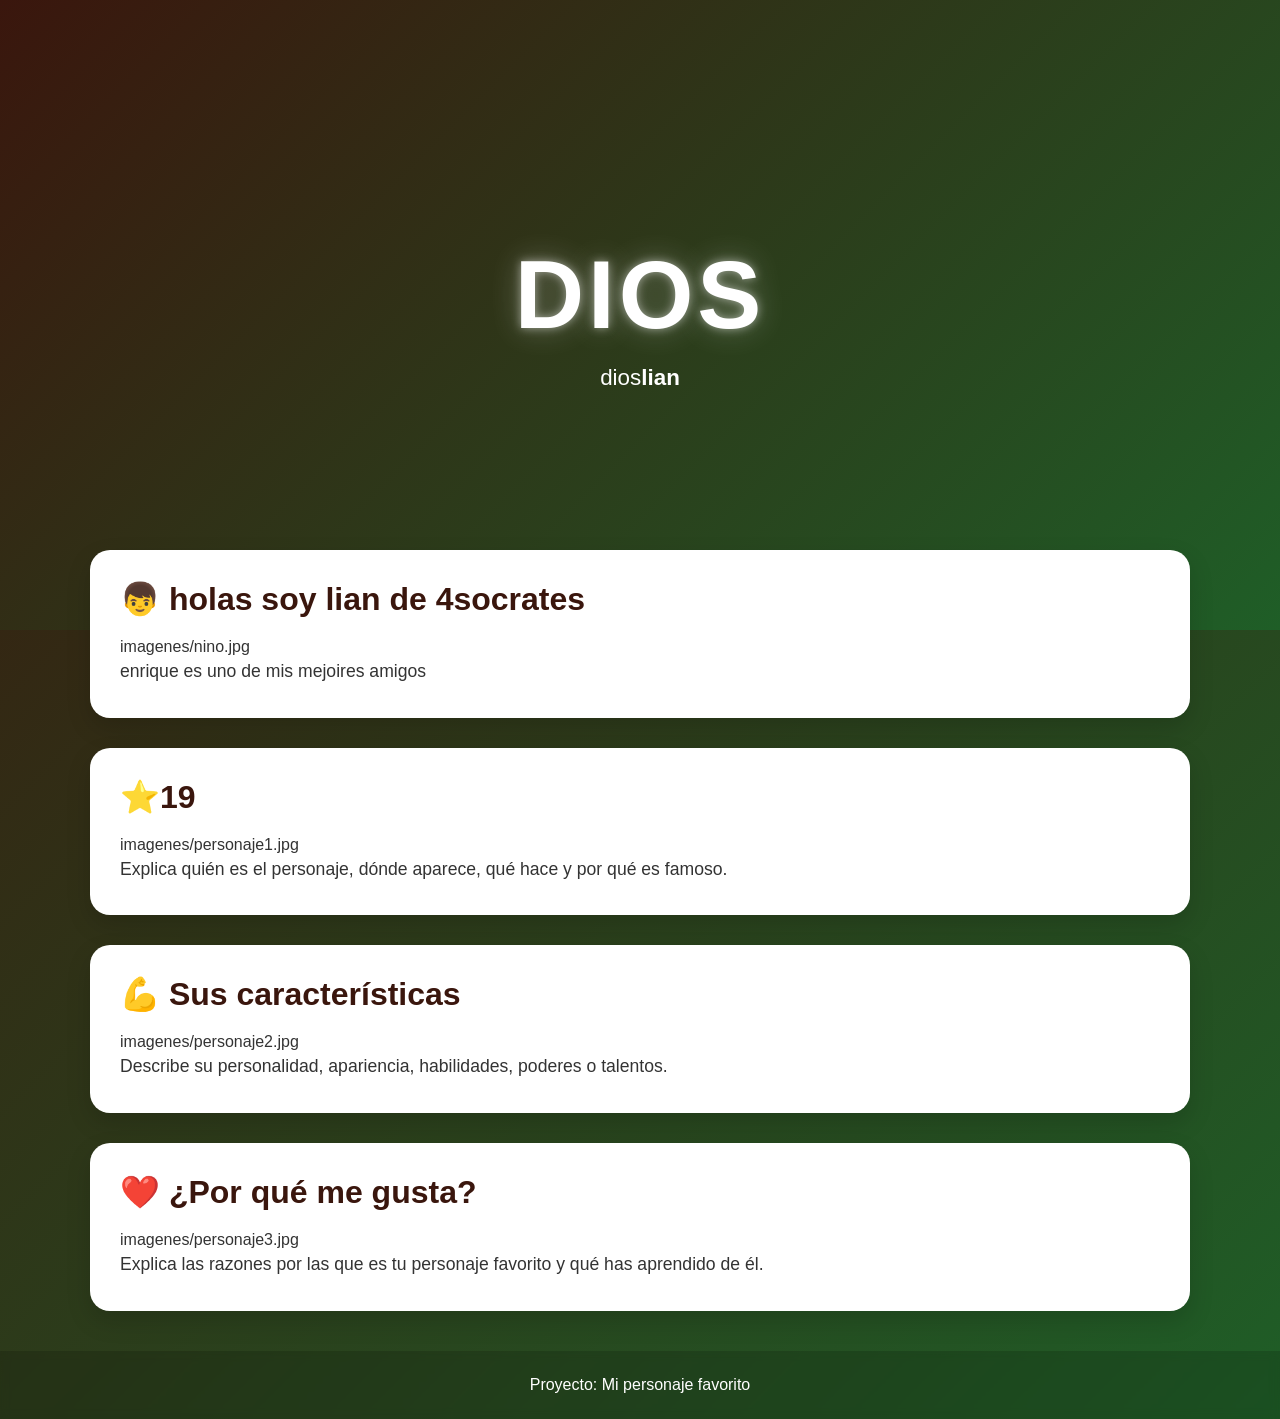
<file: docs/personajeFavorito/index.html>
<!DOCTYPE html>
<html lang="es">

<head>
    <meta charset="UTF-8">
    <meta name="viewport" content="width=device-width, initial-scale=1.0">
    <title>lian</title>
    <link rel="stylesheet" href="style.css">
</head>

<body>

    <header class="hero">
        <div class="hero-content">
            <h1>dios</h1>
            <p>dios<strong>lian</strong></p>
        </div>
    </header>

    <main>

        <section class="card">
            <h2>👦 holas soy lian de 4socrates</h2>
            imagenes/nino.jpg

            <p>
                enrique es uno de mis mejoires amigos  
            </p>
        </section>

        <section class="card">
            <h2>⭐19</h2>
            imagenes/personaje1.jpg

            <p>
                Explica quién es el personaje, dónde aparece,
                qué hace y por qué es famoso.
            </p>
        </section>

        <section class="card">
            <h2>💪 Sus características</h2>
            imagenes/personaje2.jpg

            <p>
                Describe su personalidad, apariencia,
                habilidades, poderes o talentos.
            </p>
        </section>

        <section class="card">
            <h2>❤️ ¿Por qué me gusta?</h2>
            imagenes/personaje3.jpg

            <p>
                Explica las razones por las que es tu personaje favorito
                y qué has aprendido de él.
            </p>
        </section>

    </main>

    <footer>
        <p>Proyecto: Mi personaje favorito</p>
    </footer>

</body>

</html>
</file>
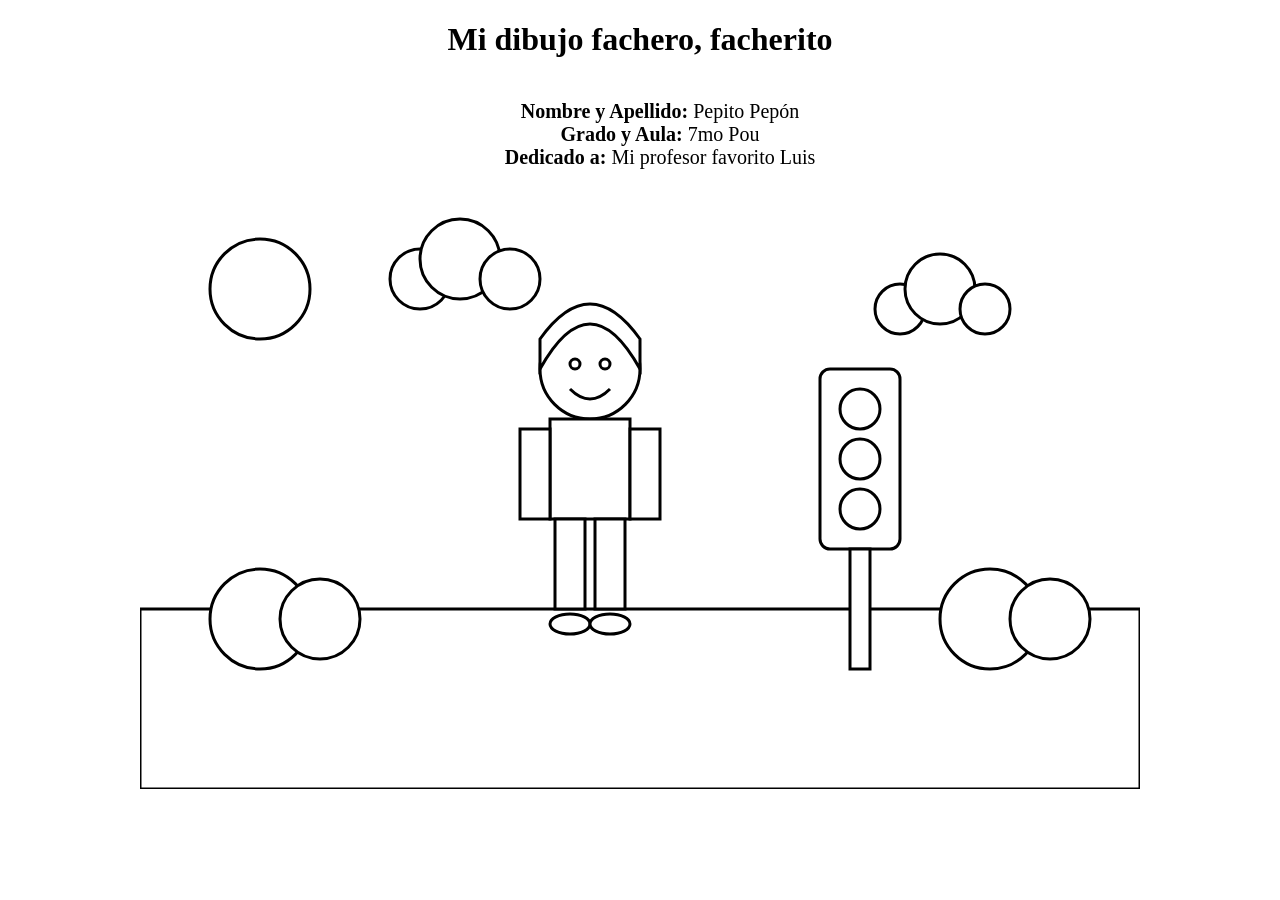
<file: docs/semaforoRGB/index.html>
<!DOCTYPE html>
<html lang="es">
<head>
    <meta charset="UTF-8">
    <title>Dibujo para colorear</title>
    <link rel="stylesheet" href="estilos.css">
</head>
<body>
<h1>Mi dibujo fachero, facherito</h1>
<ul>
  <li><strong>Nombre y Apellido:</strong> Pepito Pepón</li>
  <li><strong>Grado y Aula:</strong> 7mo Pou</li>
  <li><strong>Dedicado a:</strong> Mi profesor favorito Luis</li>
</ul>
<svg viewBox="0 0 1000 600" class="dibujo cielo">

    <!-- Sol -->
    <circle class="sol" cx="120" cy="100" r="50"/>

    <!-- Nubes -->
    <g class="nube">
        <circle class="nube-cuerpo" cx="280" cy="90" r="30"/>
        <circle class="nube-cuerpo" cx="320" cy="70" r="40"/>
        <circle class="nube-cuerpo" cx="370" cy="90" r="30"/>
    </g>

    <g class="nube">
        <circle class="nube-cuerpo" cx="760" cy="120" r="25"/>
        <circle class="nube-cuerpo" cx="800" cy="100" r="35"/>
        <circle class="nube-cuerpo" cx="845" cy="120" r="25"/>
    </g>

    <!-- Césped -->
    <rect class="cesped" x="0" y="420" width="1000" height="180"/>

    <!-- Arbustos -->
    <circle class="arbusto" cx="120" cy="430" r="50"/>
    <circle class="arbusto" cx="180" cy="430" r="40"/>

    <circle class="arbusto" cx="850" cy="430" r="50"/>
    <circle class="arbusto" cx="910" cy="430" r="40"/>

    <!-- Semáforo -->
    <g class="semaforo">

        <rect class="cuerpo-semaforo"
              x="680"
              y="180"
              width="80"
              height="180"
              rx="10"/>

        <circle class="luz-roja"
                cx="720"
                cy="220"
                r="20"/>

        <circle class="luz-amarilla"
                cx="720"
                cy="270"
                r="20"/>

        <circle class="luz-verde"
                cx="720"
                cy="320"
                r="20"/>

        <rect class="palo-semaforo"
              x="710"
              y="360"
              width="20"
              height="120"/>

    </g>

    <!-- Persona -->

    <!-- Cabeza -->
    <circle class="piel"
            cx="450"
            cy="180"
            r="50"/>

    <!-- Cabello -->
    <path class="cabello"
          d="M400 180
             Q450 90 500 180
             L500 150
             Q450 80 400 150 Z"/>

    <!-- Ojos -->
    <circle class="ojo"
            cx="435"
            cy="175"
            r="5"/>

    <circle class="ojo"
            cx="465"
            cy="175"
            r="5"/>

    <!-- Sonrisa -->
    <path class="boca"
          d="M430 200 Q450 220 470 200"/>

    <!-- Polo -->
    <rect class="polo"
          x="410"
          y="230"
          width="80"
          height="100"/>

    <!-- Brazos -->
    <rect class="piel"
          x="380"
          y="240"
          width="30"
          height="90"/>

    <rect class="piel"
          x="490"
          y="240"
          width="30"
          height="90"/>

    <!-- Pantalón -->
    <rect class="pantalon"
          x="415"
          y="330"
          width="30"
          height="90"/>

    <rect class="pantalon"
          x="455"
          y="330"
          width="30"
          height="90"/>

    <!-- Zapatos -->
    <ellipse class="zapato"
             cx="430"
             cy="435"
             rx="20"
             ry="10"/>

    <ellipse class="zapato"
             cx="470"
             cy="435"
             rx="20"
             ry="10"/>

</svg>

</body>
</html>
</file>
<file: docs/personajeFavorito/style.css>
/*======================================
  PALETA DE COLORES
======================================*/
:root {
    --color-primario: #3a160d;
    --color-secundario: #1f5e27;
}

/*======================================
  CONFIGURACIÓN GENERAL
======================================*/
* {
    margin: 0;
    padding: 0;
    box-sizing: border-box;
}

body {
    font-family: "Segoe UI", Arial, sans-serif;

    background: linear-gradient(
        135deg,
        var(--color-primario),
        var(--color-secundario)
    );

    min-height: 100vh;
    color: #333;
}

/*======================================
  HERO
======================================*/
.hero {
    height: 70vh;

    display: flex;
    justify-content: center;
    align-items: center;

    text-align: center;

    background: linear-gradient(
        135deg,
        var(--color-primario),
        var(--color-secundario)
    );

    color: white;
}

.hero-content {
    animation: aparecer 1.5s ease;
}

.hero h1 {
    font-size: clamp(3rem, 8vw, 6rem);
    letter-spacing: 4px;
    text-transform: uppercase;

    text-shadow:
        0 0 10px rgba(255,255,255,.5),
        0 0 30px rgba(255,255,255,.3);

    animation: flotar 3s ease-in-out infinite;
}

.hero p {
    font-size: 1.4rem;
    margin-top: 15px;
}

/*======================================
  CONTENEDOR
======================================*/
main {
    width: 90%;
    max-width: 1100px;

    margin: -80px auto 40px;
}

/*======================================
  TARJETAS
======================================*/
.card {
    background: white;

    margin-bottom: 30px;
    padding: 30px;

    border-radius: 20px;

    box-shadow: 0 10px 25px rgba(0,0,0,.15);

    transition: .3s;
}

.card:hover {
    transform: translateY(-8px);
}

.card h2 {
    color: var(--color-primario);
    margin-bottom: 20px;
    font-size: 2rem;
}

.card img {
    width: 100%;
    max-width: 450px;

    display: block;
    margin: 20px auto;

    border-radius: 15px;

    transition: .4s;
}

.card img:hover {
    transform: scale(1.05);
}

.card p {
    font-size: 1.1rem;
    line-height: 1.8;
}

/*======================================
  FOOTER
======================================*/
footer {
    text-align: center;

    padding: 25px;

    color: white;

    background: rgba(0,0,0,.15);

    backdrop-filter: blur(5px);
}

/*======================================
  ANIMACIONES
======================================*/
@keyframes aparecer {
    from {
        opacity: 0;
        transform: translateY(40px);
    }

    to {
        opacity: 1;
        transform: translateY(0);
    }
}

@keyframes flotar {
    0% {
        transform: translateY(0);
    }

    50% {
        transform: translateY(-10px);
    }

    100% {
        transform: translateY(0);
    }
}

/*======================================
  RESPONSIVE
======================================*/
@media (max-width: 768px) {

    .hero {
        height: 55vh;
    }

    .hero p {
        font-size: 1rem;
    }

    .card {
        padding: 20px;
    }

    .card h2 {
        font-size: 1.5rem;
    }
}
</file>
<file: docs/semaforoRGB/estilos.css>
body{
    margin:0;
    display:flex;
    justify-content:center;
    background:white;
    flex-direction: column;
    align-items: center;

}
h1 {
  text-align: center;
}
ul {
  list-style-type: none;
  display: flex;
  flex-direction: column;
  align-items: center;
  font-size: 20px;
}
.dibujo{
    width:1000px;
}

.cielo,
.sol,
.nube-cuerpo,
.cesped,
.arbusto,
.cuerpo-semaforo,
.luz-roja,
.luz-amarilla,
.luz-verde,
.palo-semaforo,
.piel,
.cabello,
.ojo,
.polo,
.pantalon,
.zapato{
    fill:white;
    stroke:black;
    stroke-width:3;
}
</file>
